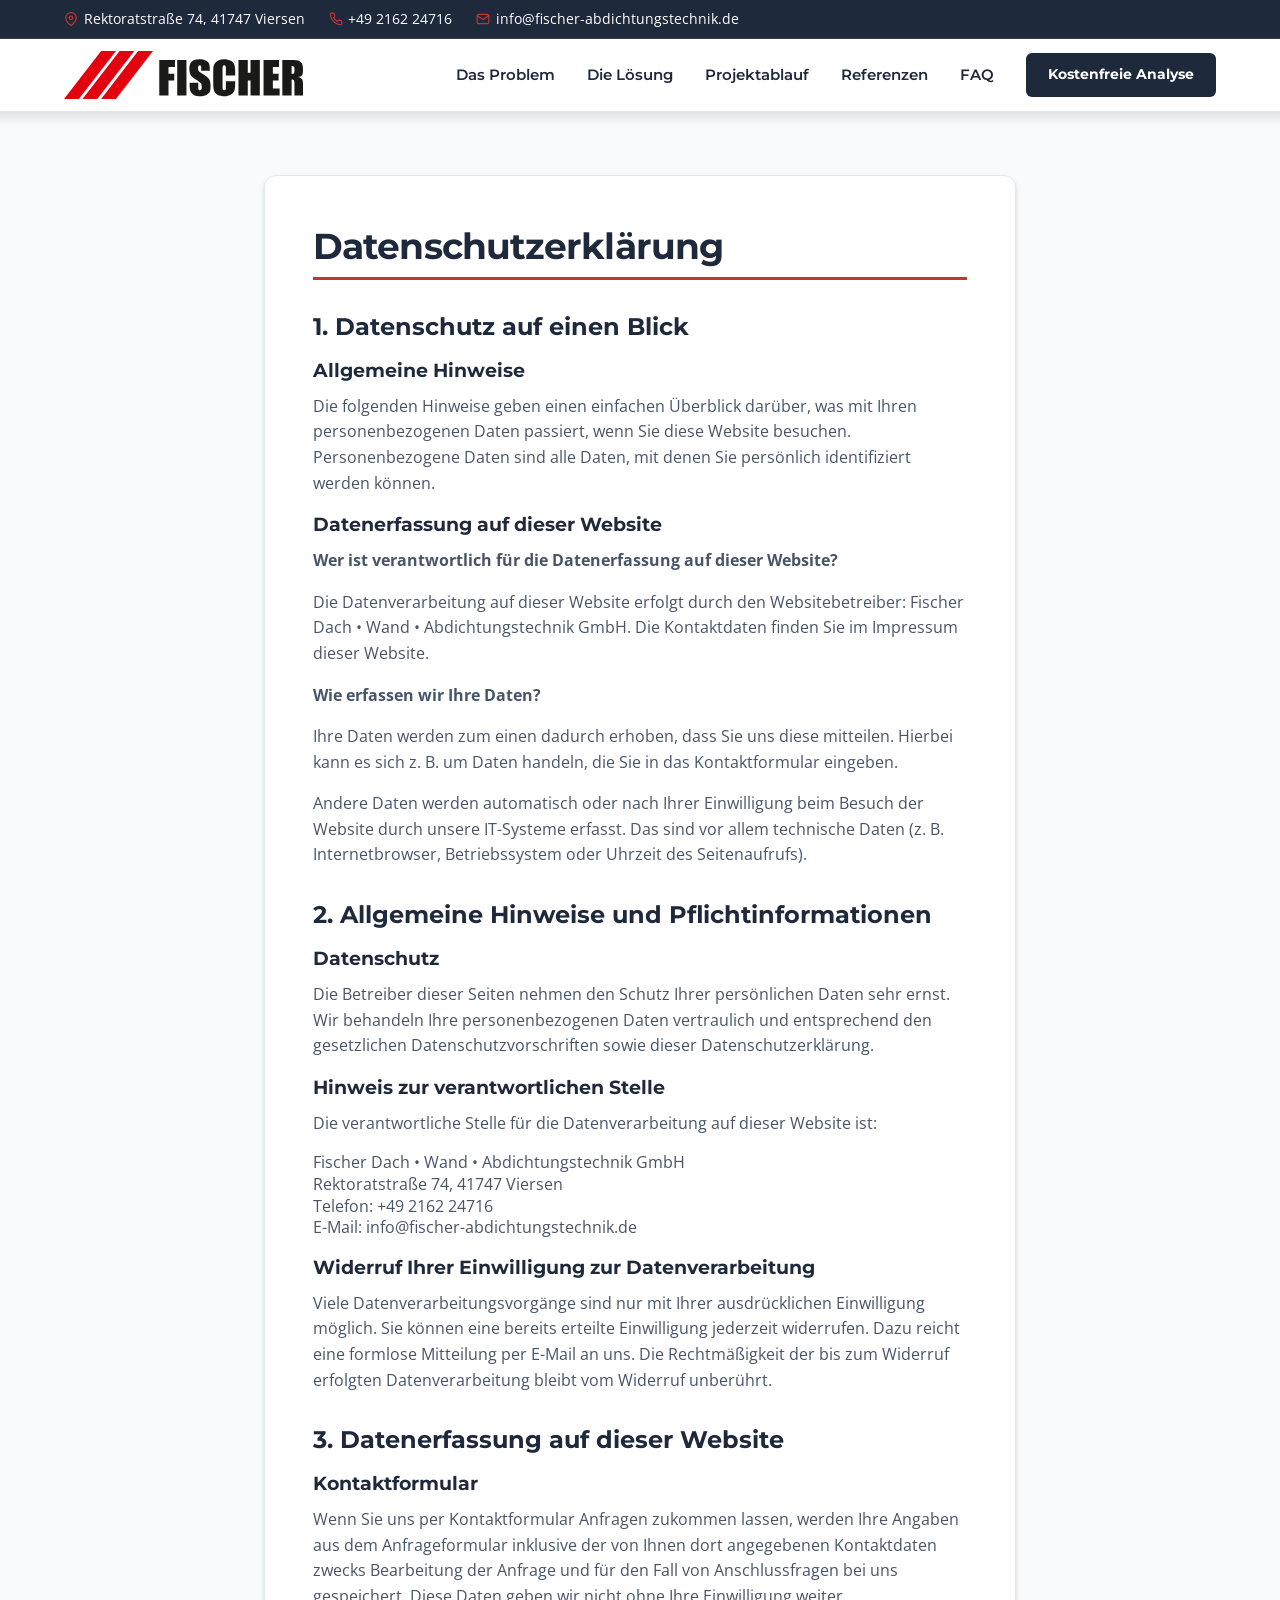
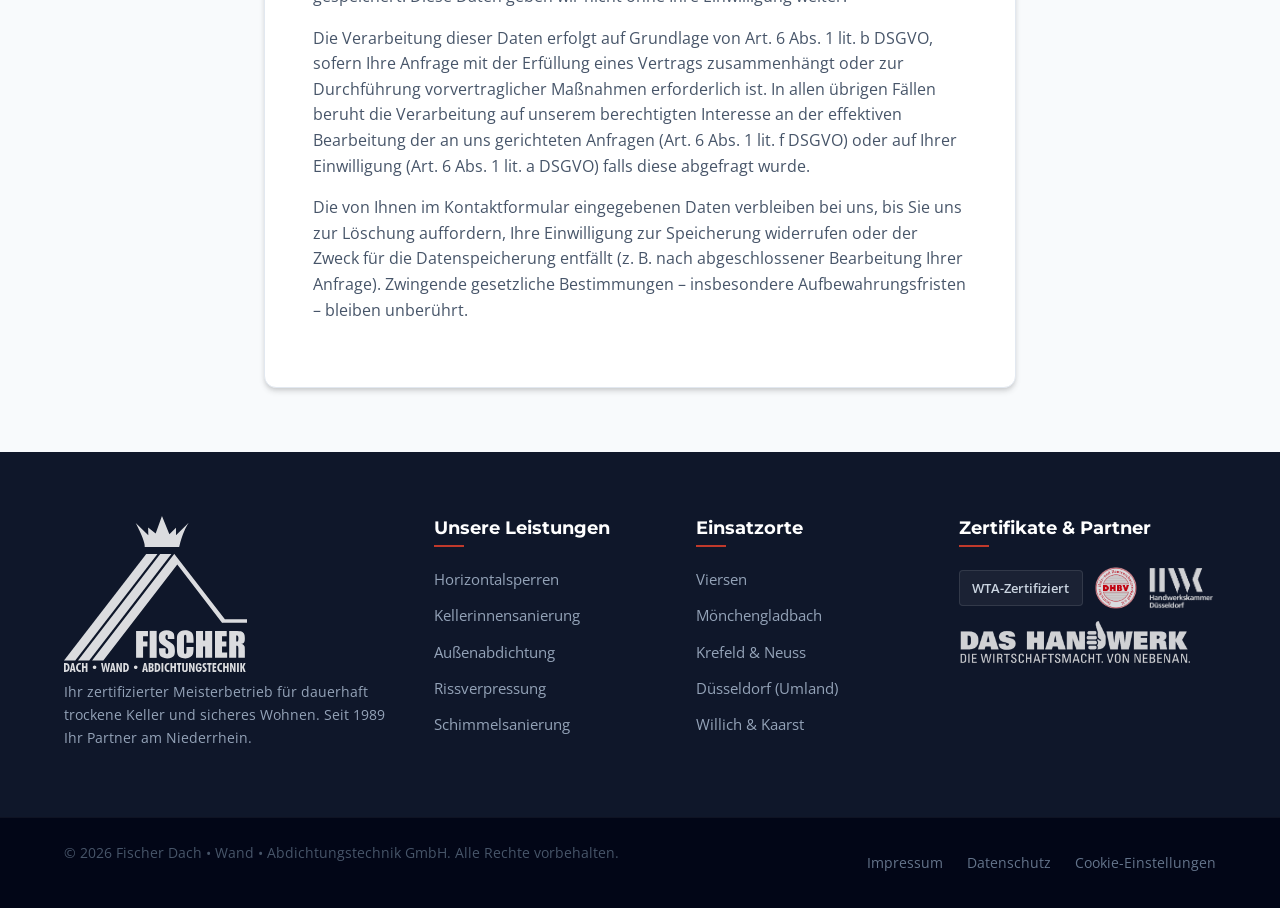
<file: datenschutz.html>
<!DOCTYPE html>
<html lang="de">
<head>
    <meta charset="UTF-8">
    <meta name="viewport" content="width=device-width, initial-scale=1.0">
    <title>Datenschutzerklärung | Fischer Abdichtungstechnik</title>
    <link rel="stylesheet" href="styles.css">
    <link rel="preconnect" href="https://fonts.googleapis.com">
    <link rel="preconnect" href="https://fonts.gstatic.com" crossorigin>
    <link href="https://fonts.googleapis.com/css2?family=Montserrat:wght@400;500;600;700;800&family=Open+Sans:wght@400;500;600&display=swap" rel="stylesheet">
    <style>
        .legal-page {
            padding: 4rem 0;
            background-color: var(--color-light);
        }
        .legal-content {
            background-color: var(--color-white);
            padding: 3rem;
            border-radius: 0.75rem;
            box-shadow: var(--shadow-md);
            border: 1px solid var(--color-border);
        }
        .legal-content h1 {
            margin-bottom: 2rem;
            border-bottom: 3px solid var(--color-accent);
            padding-bottom: 0.5rem;
            font-size: 2.25rem;
        }
        .legal-content h2 {
            font-size: 1.5rem;
            margin-top: 2rem;
            margin-bottom: 1rem;
        }
        .legal-content p {
            margin-bottom: 1rem;
        }
    </style>
</head>
<body>

    <!-- Upper Utility Bar -->
    <div class="utility-bar">
        <div class="container utility-content">
            <div class="utility-left">
                <span><svg xmlns="http://www.w3.org/2000/svg" viewBox="0 0 24 24" fill="none" stroke="currentColor" stroke-width="2" stroke-linecap="round" stroke-linejoin="round" style="width: 14px; height: 14px;"><path d="M21 10c0 7-9 13-9 13s-9-6-9-13a9 9 0 0 1 18 0z"></path><circle cx="12" cy="10" r="3"></circle></svg> <a href="https://maps.google.com/?q=Fischer+Dach+Wand+Abdichtungstechnik+GmbH+Rektoratstrasse+74+41747+Viersen" target="_blank" rel="noopener noreferrer">Rektoratstraße&nbsp;74, 41747&nbsp;Viersen</a></span>
                <span><svg xmlns="http://www.w3.org/2000/svg" viewBox="0 0 24 24" fill="none" stroke="currentColor" stroke-width="2" stroke-linecap="round" stroke-linejoin="round" style="width: 14px; height: 14px;"><path d="M22 16.92v3a2 2 0 0 1-2.18 2 19.79 19.79 0 0 1-8.63-3.07 19.5 19.79 0 0 1-6-6 19.79 19.79 0 0 1-3.07-8.67A2 2 0 0 1 4.11 2h3a2 2 0 0 1 2 1.72 12.84 12.84 0 0 0 .7 2.81 2 2 0 0 1-.45 2.11L8.09 9.91a16 16 0 0 0 6 6l1.27-1.27a2 2 0 0 1 2.11-.45 12.84 12.84 0 0 0 2.81.7A2 2 0 0 1 22 16.92z"></path></svg> <a href="tel:+49216224716">+49 2162 24716</a></span>
                <span><svg xmlns="http://www.w3.org/2000/svg" viewBox="0 0 24 24" fill="none" stroke="currentColor" stroke-width="2" stroke-linecap="round" stroke-linejoin="round" style="width: 14px; height: 14px;"><path d="M4 4h16c1.1 0 2 .9 2 2v12c0 1.1-.9 2-2 2H4c-1.1 0-2-.9-2-2V6c0-1.1.9-2 2-2z"></path><polyline points="22,6 12,13 2,6"></polyline></svg> <a href="mailto:info@fischer-abdichtungstechnik.de">info@fischer-abdichtungstechnik.de</a></span>
            </div>
        </div>
    </div>

    <!-- Header & Navigation -->
    <header class="main-header">
        <div class="container header-container">
            <a href="index.html" class="logo">
                <img src="images/logo_small.svg" alt="Fischer Dach • Wand • Abdichtungstechnik" class="header-logo-img">
            </a>
            
            <!-- Desktop-only Navigation (horizontal flex) -->
            <nav class="main-nav nav-desktop">
                <a href="index.html#problem">Das Problem</a>
                <a href="index.html#loesung">Die Lösung</a>
                <a href="index.html#ablauf">Projektablauf</a>
                <a href="index.html#referenzen">Referenzen</a>
                <a href="index.html#faq">FAQ</a>
                <a href="index.html#kontakt" class="btn btn-primary nav-cta">Kostenfreie Analyse</a>
            </nav>

            <button class="mobile-nav-toggle" aria-label="Menü öffnen" onclick="toggleMobileNav()">
                <span></span>
                <span></span>
                <span></span>
            </button>
        </div>
    </header>

    <!-- Mobile-only Slide-out Drawer Navigation (vertical stacked sibling) -->
    <nav class="main-nav nav-mobile">
        <a href="index.html#problem">Das Problem</a>
        <a href="index.html#loesung">Die Lösung</a>
        <a href="index.html#ablauf">Projektablauf</a>
        <a href="index.html#referenzen">Referenzen</a>
        <a href="index.html#faq">FAQ</a>
        <a href="index.html#kontakt" class="btn btn-primary nav-cta">Kostenfreie Analyse</a>
        
        <!-- Mobile-only Contact Section (shown inside styled container) -->
        <div class="nav-utility-mobile">
            <div class="nav-utility-title">KONTAKT</div>
            
            <div class="contact-row">
                <div class="nav-utility-icon-box">
                    <svg xmlns="http://www.w3.org/2000/svg" viewBox="0 0 24 24" fill="none" stroke="currentColor" stroke-width="2" stroke-linecap="round" stroke-linejoin="round" style="width: 16px; height: 16px;"><path d="M21 10c0 7-9 13-9 13s-9-6-9-13a9 9 0 0 1 18 0z"></path><circle cx="12" cy="10" r="3"></circle></svg>
                </div>
                <a href="https://maps.google.com/?q=Fischer+Dach+Wand+Abdichtungstechnik+GmbH+Rektoratstrasse+74+41747+Viersen" target="_blank" rel="noopener noreferrer">Rektoratstraße&nbsp;74, 41747&nbsp;Viersen</a>
            </div>
            
            <div class="contact-row">
                <div class="nav-utility-icon-box">
                    <svg xmlns="http://www.w3.org/2000/svg" viewBox="0 0 24 24" fill="none" stroke="currentColor" stroke-width="2" stroke-linecap="round" stroke-linejoin="round" style="width: 16px; height: 16px;"><path d="M22 16.92v3a2 2 0 0 1-2.18 2 19.79 19.79 0 0 1-8.63-3.07 19.5 19.79 0 0 1-6-6 19.79 19.79 0 0 1-3.07-8.67A2 2 0 0 1 4.11 2h3a2 2 0 0 1 2 1.72 12.84 12.84 0 0 0 .7 2.81 2 2 0 0 1-.45 2.11L8.09 9.91a16 16 0 0 0 6 6l1.27-1.27a2 2 0 0 1 2.11-.45 12.84 12.84 0 0 0 2.81.7A2 2 0 0 1 22 16.92z"></path></svg>
                </div>
                <a href="tel:+49216224716">+49 2162 24716</a>
            </div>
            
            <div class="contact-row">
                <div class="nav-utility-icon-box">
                    <svg xmlns="http://www.w3.org/2000/svg" viewBox="0 0 24 24" fill="none" stroke="currentColor" stroke-width="2" stroke-linecap="round" stroke-linejoin="round" style="width: 16px; height: 16px;"><path d="M4 4h16c1.1 0 2 .9 2 2v12c0 1.1-.9 2-2 2H4c-1.1 0-2-.9-2-2V6c0-1.1.9-2 2-2z"></path><polyline points="22,6 12,13 2,6"></polyline></svg>
                </div>
                <a href="mailto:info@fischer-abdichtungstechnik.de">info@fischer-abdichtungstechnik.de</a>
            </div>
        </div>
    </nav>

    <main class="legal-page">
        <div class="container max-width-800">
            <div class="legal-content">
                <h1>Datenschutzerklärung</h1>
                
                <h2>1. Datenschutz auf einen Blick</h2>
                <h3>Allgemeine Hinweise</h3>
                <p>Die folgenden Hinweise geben einen einfachen Überblick darüber, was mit Ihren personenbezogenen Daten passiert, wenn Sie diese Website besuchen. Personenbezogene Daten sind alle Daten, mit denen Sie persönlich identifiziert werden können.</p>

                <h3>Datenerfassung auf dieser Website</h3>
                <p><strong>Wer ist verantwortlich für die Datenerfassung auf dieser Website?</strong></p>
                <p>Die Datenverarbeitung auf dieser Website erfolgt durch den Websitebetreiber: Fischer Dach • Wand • Abdichtungstechnik GmbH. Die Kontaktdaten finden Sie im Impressum dieser Website.</p>
                <p><strong>Wie erfassen wir Ihre Daten?</strong></p>
                <p>Ihre Daten werden zum einen dadurch erhoben, dass Sie uns diese mitteilen. Hierbei kann es sich z. B. um Daten handeln, die Sie in das Kontaktformular eingeben.</p>
                <p>Andere Daten werden automatisch oder nach Ihrer Einwilligung beim Besuch der Website durch unsere IT-Systeme erfasst. Das sind vor allem technische Daten (z. B. Internetbrowser, Betriebssystem oder Uhrzeit des Seitenaufrufs).</p>

                <h2>2. Allgemeine Hinweise und Pflichtinformationen</h2>
                <h3>Datenschutz</h3>
                <p>Die Betreiber dieser Seiten nehmen den Schutz Ihrer persönlichen Daten sehr ernst. Wir behandeln Ihre personenbezogenen Daten vertraulich und entsprechend den gesetzlichen Datenschutzvorschriften sowie dieser Datenschutzerklärung.</p>

                <h3>Hinweis zur verantwortlichen Stelle</h3>
                <p>Die verantwortliche Stelle für die Datenverarbeitung auf dieser Website ist:</p>
                <p class="address-text">
                    Fischer Dach • Wand • Abdichtungstechnik GmbH<br>
                    Rektoratstraße&nbsp;74, 41747&nbsp;Viersen<br>
                    Telefon: +49 2162 24716<br>
                    E-Mail: info@fischer-abdichtungstechnik.de
                </p>

                <h3>Widerruf Ihrer Einwilligung zur Datenverarbeitung</h3>
                <p>Viele Datenverarbeitungsvorgänge sind nur mit Ihrer ausdrücklichen Einwilligung möglich. Sie können eine bereits erteilte Einwilligung jederzeit widerrufen. Dazu reicht eine formlose Mitteilung per E-Mail an uns. Die Rechtmäßigkeit der bis zum Widerruf erfolgten Datenverarbeitung bleibt vom Widerruf unberührt.</p>

                <h2>3. Datenerfassung auf dieser Website</h2>
                <h3>Kontaktformular</h3>
                <p>Wenn Sie uns per Kontaktformular Anfragen zukommen lassen, werden Ihre Angaben aus dem Anfrageformular inklusive der von Ihnen dort angegebenen Kontaktdaten zwecks Bearbeitung der Anfrage und für den Fall von Anschlussfragen bei uns gespeichert. Diese Daten geben wir nicht ohne Ihre Einwilligung weiter.</p>
                <p>Die Verarbeitung dieser Daten erfolgt auf Grundlage von Art. 6 Abs. 1 lit. b DSGVO, sofern Ihre Anfrage mit der Erfüllung eines Vertrags zusammenhängt oder zur Durchführung vorvertraglicher Maßnahmen erforderlich ist. In allen übrigen Fällen beruht die Verarbeitung auf unserem berechtigten Interesse an der effektiven Bearbeitung der an uns gerichteten Anfragen (Art. 6 Abs. 1 lit. f DSGVO) oder auf Ihrer Einwilligung (Art. 6 Abs. 1 lit. a DSGVO) falls diese abgefragt wurde.</p>
                <p>Die von Ihnen im Kontaktformular eingegebenen Daten verbleiben bei uns, bis Sie uns zur Löschung auffordern, Ihre Einwilligung zur Speicherung widerrufen oder der Zweck für die Datenspeicherung entfällt (z. B. nach abgeschlossener Bearbeitung Ihrer Anfrage). Zwingende gesetzliche Bestimmungen – insbesondere Aufbewahrungsfristen – bleiben unberührt.</p>
            </div>
        </div>
    </main>

    <!-- Footer -->
    <footer class="main-footer">
        <div class="container footer-grid">
            <div class="footer-col branding-col">
                <a href="index.html" class="logo">
                    <img src="images/logo_large.svg" alt="Fischer Dach • Wand • Abdichtungstechnik" class="footer-logo-img">
                </a>
                <p class="footer-desc mt-2">Ihr zertifizierter Meisterbetrieb für dauerhaft trockene Keller und sicheres Wohnen. Seit 1989 Ihr Partner am Niederrhein.</p>
            </div>
            <div class="footer-col">
                <h3>Unsere Leistungen</h3>
                <ul class="footer-links">
                    <li><a href="index.html#loesung">Horizontalsperren</a></li>
                    <li><a href="index.html#problem">Kellerinnensanierung</a></li>
                    <li><a href="index.html#">Außenabdichtung</a></li>
                    <li><a href="index.html#">Rissverpressung</a></li>
                    <li><a href="index.html#">Schimmelsanierung</a></li>
                </ul>
            </div>
            <div class="footer-col">
                <h3>Einsatzorte</h3>
                <ul class="footer-links">
                    <li><a href="#">Viersen</a></li>
                    <li><a href="#">Mönchengladbach</a></li>
                    <li><a href="#">Krefeld & Neuss</a></li>
                    <li><a href="#">Düsseldorf (Umland)</a></li>
                    <li><a href="#">Willich & Kaarst</a></li>
                </ul>
            </div>
            <div class="footer-col">
                <h3>Zertifikate & Partner</h3>
                <div class="certificates">
                    <span class="cert-badge">WTA-Zertifiziert</span>
                    <img src="images/dhbv-rot.png" alt="DHBV Mitglied" class="partner-logo">
                    <img src="images/hwk.png" alt="HWK Meisterbetrieb" class="partner-logo">
                    <img src="images/das-handwerk.png" alt="Das Handwerk" class="partner-logo">
                </div>
            </div>
        </div>
        <div class="footer-bottom">
            <div class="container footer-bottom-content">
                <p>&copy; 2026 Fischer Dach • Wand • Abdichtungstechnik GmbH. Alle Rechte vorbehalten.</p>
                <div class="footer-meta-links">
                    <a href="impressum.html" id="link-impressum">Impressum</a>
                    <a href="datenschutz.html" id="link-datenschutz">Datenschutz</a>
                    <a href="#">Cookie-Einstellungen</a>
                </div>
            </div>
        </div>
    </footer>

    <!-- Interactive JS scripts -->
    <script>
        // Toggle Mobile Navigation Menu
        function toggleMobileNav() {
            const nav = document.querySelector('.nav-mobile');
            const toggle = document.querySelector('.mobile-nav-toggle');
            nav.classList.toggle('nav-active');
            toggle.classList.toggle('toggle-active');
        }

        document.addEventListener("DOMContentLoaded", function () {
            // Close mobile navigation menu when any link inside it is clicked
            const navLinks = document.querySelectorAll(".nav-mobile a");
            const nav = document.querySelector(".nav-mobile");
            const toggle = document.querySelector(".mobile-nav-toggle");
            
            if (nav && toggle && navLinks.length > 0) {
                navLinks.forEach(function (link) {
                    link.addEventListener("click", function () {
                        if (nav.classList.contains("nav-active")) {
                            nav.classList.remove("nav-active");
                            toggle.classList.remove("toggle-active");
                        }
                    });
                });
            }
        });
    </script>

</body>
</html>
</file>
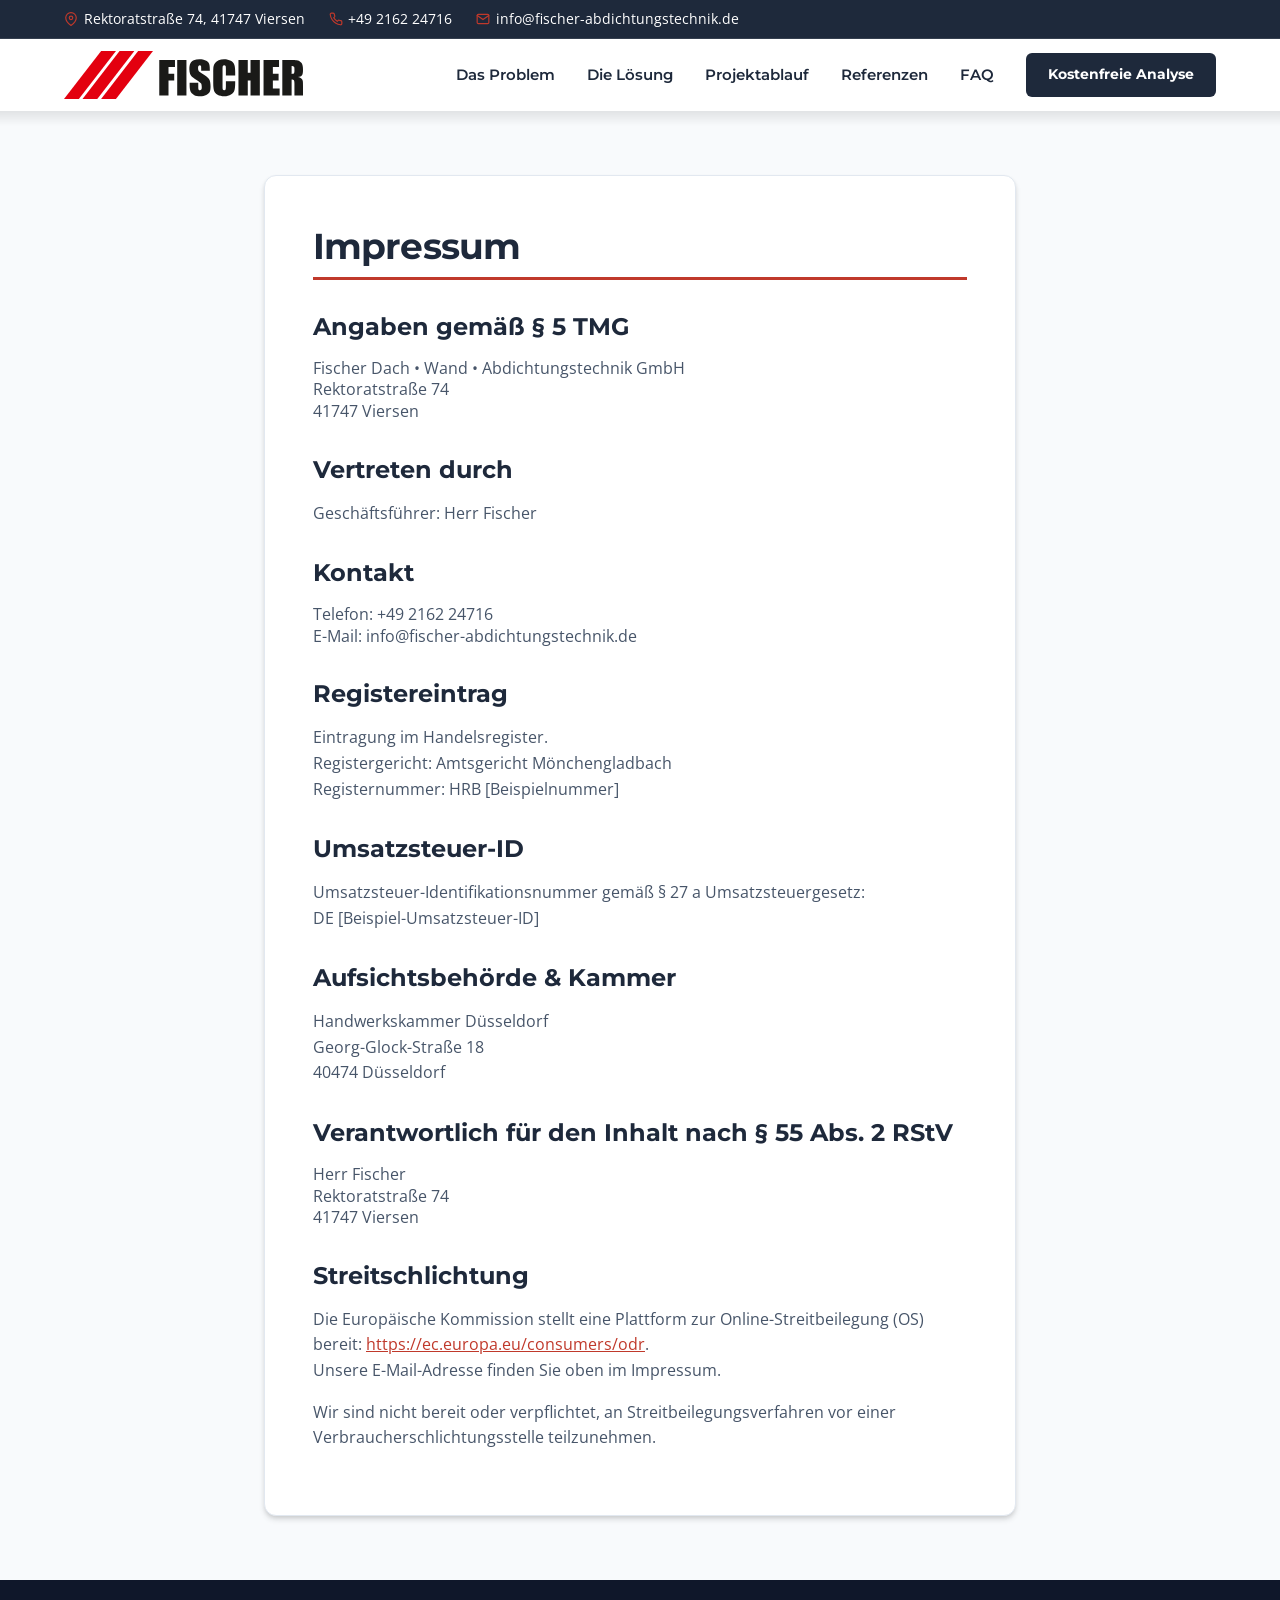
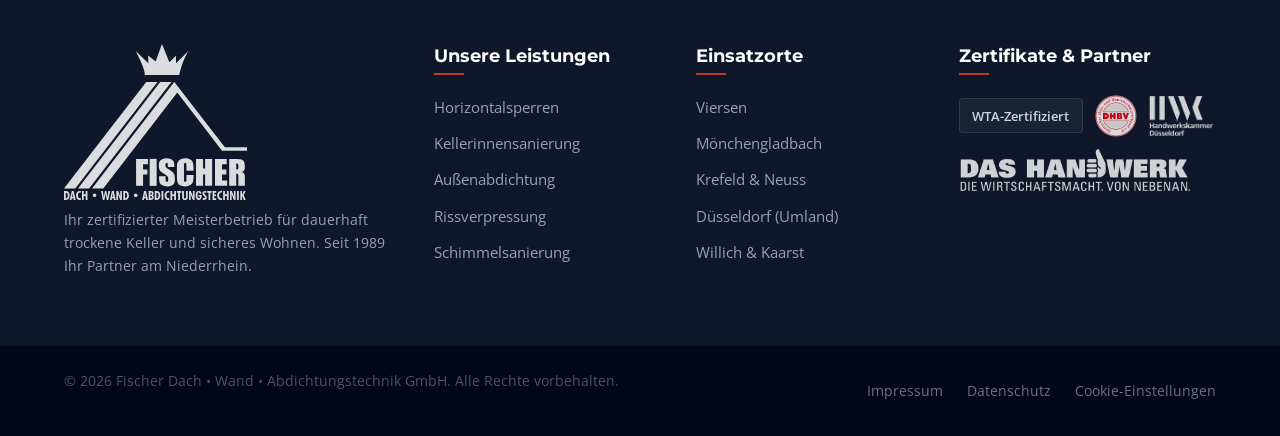
<file: impressum.html>
<!DOCTYPE html>
<html lang="de">
<head>
    <meta charset="UTF-8">
    <meta name="viewport" content="width=device-width, initial-scale=1.0">
    <title>Impressum | Fischer Abdichtungstechnik</title>
    <link rel="stylesheet" href="styles.css">
    <link rel="preconnect" href="https://fonts.googleapis.com">
    <link rel="preconnect" href="https://fonts.gstatic.com" crossorigin>
    <link href="https://fonts.googleapis.com/css2?family=Montserrat:wght@400;500;600;700;800&family=Open+Sans:wght@400;500;600&display=swap" rel="stylesheet">
    <style>
        .legal-page {
            padding: 4rem 0;
            background-color: var(--color-light);
        }
        .legal-content {
            background-color: var(--color-white);
            padding: 3rem;
            border-radius: 0.75rem;
            box-shadow: var(--shadow-md);
            border: 1px solid var(--color-border);
        }
        .legal-content h1 {
            margin-bottom: 2rem;
            border-bottom: 3px solid var(--color-accent);
            padding-bottom: 0.5rem;
            font-size: 2.25rem;
        }
        .legal-content h2 {
            font-size: 1.5rem;
            margin-top: 2rem;
            margin-bottom: 1rem;
        }
        .legal-content p {
            margin-bottom: 1rem;
        }
    </style>
</head>
<body>

    <!-- Upper Utility Bar -->
    <div class="utility-bar">
        <div class="container utility-content">
            <div class="utility-left">
                <span><svg xmlns="http://www.w3.org/2000/svg" viewBox="0 0 24 24" fill="none" stroke="currentColor" stroke-width="2" stroke-linecap="round" stroke-linejoin="round" style="width: 14px; height: 14px;"><path d="M21 10c0 7-9 13-9 13s-9-6-9-13a9 9 0 0 1 18 0z"></path><circle cx="12" cy="10" r="3"></circle></svg> <a href="https://maps.google.com/?q=Fischer+Dach+Wand+Abdichtungstechnik+GmbH+Rektoratstrasse+74+41747+Viersen" target="_blank" rel="noopener noreferrer">Rektoratstraße&nbsp;74, 41747&nbsp;Viersen</a></span>
                <span><svg xmlns="http://www.w3.org/2000/svg" viewBox="0 0 24 24" fill="none" stroke="currentColor" stroke-width="2" stroke-linecap="round" stroke-linejoin="round" style="width: 14px; height: 14px;"><path d="M22 16.92v3a2 2 0 0 1-2.18 2 19.79 19.79 0 0 1-8.63-3.07 19.5 19.79 0 0 1-6-6 19.79 19.79 0 0 1-3.07-8.67A2 2 0 0 1 4.11 2h3a2 2 0 0 1 2 1.72 12.84 12.84 0 0 0 .7 2.81 2 2 0 0 1-.45 2.11L8.09 9.91a16 16 0 0 0 6 6l1.27-1.27a2 2 0 0 1 2.11-.45 12.84 12.84 0 0 0 2.81.7A2 2 0 0 1 22 16.92z"></path></svg> <a href="tel:+49216224716">+49 2162 24716</a></span>
                <span><svg xmlns="http://www.w3.org/2000/svg" viewBox="0 0 24 24" fill="none" stroke="currentColor" stroke-width="2" stroke-linecap="round" stroke-linejoin="round" style="width: 14px; height: 14px;"><path d="M4 4h16c1.1 0 2 .9 2 2v12c0 1.1-.9 2-2 2H4c-1.1 0-2-.9-2-2V6c0-1.1.9-2 2-2z"></path><polyline points="22,6 12,13 2,6"></polyline></svg> <a href="mailto:info@fischer-abdichtungstechnik.de">info@fischer-abdichtungstechnik.de</a></span>
            </div>
        </div>
    </div>

    <!-- Header & Navigation -->
    <header class="main-header">
        <div class="container header-container">
            <a href="index.html" class="logo">
                <img src="images/logo_small.svg" alt="Fischer Dach • Wand • Abdichtungstechnik" class="header-logo-img">
            </a>
            
            <!-- Desktop-only Navigation (horizontal flex) -->
            <nav class="main-nav nav-desktop">
                <a href="index.html#problem">Das Problem</a>
                <a href="index.html#loesung">Die Lösung</a>
                <a href="index.html#ablauf">Projektablauf</a>
                <a href="index.html#referenzen">Referenzen</a>
                <a href="index.html#faq">FAQ</a>
                <a href="index.html#kontakt" class="btn btn-primary nav-cta">Kostenfreie Analyse</a>
            </nav>

            <button class="mobile-nav-toggle" aria-label="Menü öffnen" onclick="toggleMobileNav()">
                <span></span>
                <span></span>
                <span></span>
            </button>
        </div>
    </header>

    <!-- Mobile-only Slide-out Drawer Navigation (vertical stacked sibling) -->
    <nav class="main-nav nav-mobile">
        <a href="index.html#problem">Das Problem</a>
        <a href="index.html#loesung">Die Lösung</a>
        <a href="index.html#ablauf">Projektablauf</a>
        <a href="index.html#referenzen">Referenzen</a>
        <a href="index.html#faq">FAQ</a>
        <a href="index.html#kontakt" class="btn btn-primary nav-cta">Kostenfreie Analyse</a>
        
        <!-- Mobile-only Contact Section (shown inside styled container) -->
        <div class="nav-utility-mobile">
            <div class="nav-utility-title">KONTAKT</div>
            
            <div class="contact-row">
                <div class="nav-utility-icon-box">
                    <svg xmlns="http://www.w3.org/2000/svg" viewBox="0 0 24 24" fill="none" stroke="currentColor" stroke-width="2" stroke-linecap="round" stroke-linejoin="round" style="width: 16px; height: 16px;"><path d="M21 10c0 7-9 13-9 13s-9-6-9-13a9 9 0 0 1 18 0z"></path><circle cx="12" cy="10" r="3"></circle></svg>
                </div>
                <a href="https://maps.google.com/?q=Fischer+Dach+Wand+Abdichtungstechnik+GmbH+Rektoratstrasse+74+41747+Viersen" target="_blank" rel="noopener noreferrer">Rektoratstraße&nbsp;74, 41747&nbsp;Viersen</a>
            </div>
            
            <div class="contact-row">
                <div class="nav-utility-icon-box">
                    <svg xmlns="http://www.w3.org/2000/svg" viewBox="0 0 24 24" fill="none" stroke="currentColor" stroke-width="2" stroke-linecap="round" stroke-linejoin="round" style="width: 16px; height: 16px;"><path d="M22 16.92v3a2 2 0 0 1-2.18 2 19.79 19.79 0 0 1-8.63-3.07 19.5 19.79 0 0 1-6-6 19.79 19.79 0 0 1-3.07-8.67A2 2 0 0 1 4.11 2h3a2 2 0 0 1 2 1.72 12.84 12.84 0 0 0 .7 2.81 2 2 0 0 1-.45 2.11L8.09 9.91a16 16 0 0 0 6 6l1.27-1.27a2 2 0 0 1 2.11-.45 12.84 12.84 0 0 0 2.81.7A2 2 0 0 1 22 16.92z"></path></svg>
                </div>
                <a href="tel:+49216224716">+49 2162 24716</a>
            </div>
            
            <div class="contact-row">
                <div class="nav-utility-icon-box">
                    <svg xmlns="http://www.w3.org/2000/svg" viewBox="0 0 24 24" fill="none" stroke="currentColor" stroke-width="2" stroke-linecap="round" stroke-linejoin="round" style="width: 16px; height: 16px;"><path d="M4 4h16c1.1 0 2 .9 2 2v12c0 1.1-.9 2-2 2H4c-1.1 0-2-.9-2-2V6c0-1.1.9-2 2-2z"></path><polyline points="22,6 12,13 2,6"></polyline></svg>
                </div>
                <a href="mailto:info@fischer-abdichtungstechnik.de">info@fischer-abdichtungstechnik.de</a>
            </div>
        </div>
    </nav>

    <main class="legal-page">
        <div class="container max-width-800">
            <div class="legal-content">
                <h1>Impressum</h1>
                
                <h2>Angaben gemäß § 5 TMG</h2>
                <p class="address-text">
                    Fischer Dach • Wand • Abdichtungstechnik GmbH<br>
                    Rektoratstraße&nbsp;74<br>
                    41747&nbsp;Viersen
                </p>

                <h2>Vertreten durch</h2>
                <p>Geschäftsführer: Herr Fischer</p>

                <h2>Kontakt</h2>
                <p class="address-text">
                    Telefon: +49 2162 24716<br>
                    E-Mail: info@fischer-abdichtungstechnik.de
                </p>

                <h2>Registereintrag</h2>
                <p>
                    Eintragung im Handelsregister.<br>
                    Registergericht: Amtsgericht Mönchengladbach<br>
                    Registernummer: HRB [Beispielnummer]
                </p>

                <h2>Umsatzsteuer-ID</h2>
                <p>
                    Umsatzsteuer-Identifikationsnummer gemäß § 27 a Umsatzsteuergesetz:<br>
                    DE [Beispiel-Umsatzsteuer-ID]
                </p>

                <h2>Aufsichtsbehörde & Kammer</h2>
                <p>
                    Handwerkskammer Düsseldorf<br>
                    Georg-Glock-Straße 18<br>
                    40474 Düsseldorf
                </p>

                <h2>Verantwortlich für den Inhalt nach § 55 Abs. 2 RStV</h2>
                <p class="address-text">
                    Herr Fischer<br>
                    Rektoratstraße&nbsp;74<br>
                    41747&nbsp;Viersen
                </p>

                <h2>Streitschlichtung</h2>
                <p>Die Europäische Kommission stellt eine Plattform zur Online-Streitbeilegung (OS) bereit: <a href="https://ec.europa.eu/consumers/odr" target="_blank" style="color:var(--color-accent); text-decoration: underline;">https://ec.europa.eu/consumers/odr</a>.<br>Unsere E-Mail-Adresse finden Sie oben im Impressum.</p>
                <p>Wir sind nicht bereit oder verpflichtet, an Streitbeilegungsverfahren vor einer Verbraucherschlichtungsstelle teilzunehmen.</p>
            </div>
        </div>
    </main>

    <!-- Footer -->
    <footer class="main-footer">
        <div class="container footer-grid">
            <div class="footer-col branding-col">
                <a href="index.html" class="logo">
                    <img src="images/logo_large.svg" alt="Fischer Dach • Wand • Abdichtungstechnik" class="footer-logo-img">
                </a>
                <p class="footer-desc mt-2">Ihr zertifizierter Meisterbetrieb für dauerhaft trockene Keller und sicheres Wohnen. Seit 1989 Ihr Partner am Niederrhein.</p>
            </div>
            <div class="footer-col">
                <h3>Unsere Leistungen</h3>
                <ul class="footer-links">
                    <li><a href="index.html#loesung">Horizontalsperren</a></li>
                    <li><a href="index.html#problem">Kellerinnensanierung</a></li>
                    <li><a href="index.html#">Außenabdichtung</a></li>
                    <li><a href="index.html#">Rissverpressung</a></li>
                    <li><a href="index.html#">Schimmelsanierung</a></li>
                </ul>
            </div>
            <div class="footer-col">
                <h3>Einsatzorte</h3>
                <ul class="footer-links">
                    <li><a href="#">Viersen</a></li>
                    <li><a href="#">Mönchengladbach</a></li>
                    <li><a href="#">Krefeld & Neuss</a></li>
                    <li><a href="#">Düsseldorf (Umland)</a></li>
                    <li><a href="#">Willich & Kaarst</a></li>
                </ul>
            </div>
            <div class="footer-col">
                <h3>Zertifikate & Partner</h3>
                <div class="certificates">
                    <span class="cert-badge">WTA-Zertifiziert</span>
                    <img src="images/dhbv-rot.png" alt="DHBV Mitglied" class="partner-logo">
                    <img src="images/hwk.png" alt="HWK Meisterbetrieb" class="partner-logo">
                    <img src="images/das-handwerk.png" alt="Das Handwerk" class="partner-logo">
                </div>
            </div>
        </div>
        <div class="footer-bottom">
            <div class="container footer-bottom-content">
                <p>&copy; 2026 Fischer Dach • Wand • Abdichtungstechnik GmbH. Alle Rechte vorbehalten.</p>
                <div class="footer-meta-links">
                    <a href="impressum.html" id="link-impressum">Impressum</a>
                    <a href="datenschutz.html" id="link-datenschutz">Datenschutz</a>
                    <a href="#">Cookie-Einstellungen</a>
                </div>
            </div>
        </div>
    </footer>

    <!-- Interactive JS scripts -->
    <script>
        // Toggle Mobile Navigation Menu
        function toggleMobileNav() {
            const nav = document.querySelector('.nav-mobile');
            const toggle = document.querySelector('.mobile-nav-toggle');
            nav.classList.toggle('nav-active');
            toggle.classList.toggle('toggle-active');
        }

        document.addEventListener("DOMContentLoaded", function () {
            // Close mobile navigation menu when any link inside it is clicked
            const navLinks = document.querySelectorAll(".nav-mobile a");
            const nav = document.querySelector(".nav-mobile");
            const toggle = document.querySelector(".mobile-nav-toggle");
            
            if (nav && toggle && navLinks.length > 0) {
                navLinks.forEach(function (link) {
                    link.addEventListener("click", function () {
                        if (nav.classList.contains("nav-active")) {
                            nav.classList.remove("nav-active");
                            toggle.classList.remove("toggle-active");
                        }
                    });
                });
            }
        });
    </script>

</body>
</html>
</file>
<file: styles.css>
/* ==========================================================================
   CSS Stylesheet for Fischer Horizontalsperre Landingpage
   Theme: Professional Craftsman & Water Isolation (Anthracite / Red / White)
   ========================================================================== */

/* --- Custom Properties (CSS Variables) --- */
:root {
    --color-primary: #1e293b;       /* Deep Slate/Anthracite */
    --color-secondary: #475569;     /* Gray slate for text */
    --color-accent: #c0392b;        /* Signal/Brick Red from Fischer */
    --color-accent-hover: #962d22;  /* Darker Red */
    --color-accent-blue: #0ea5e9;   /* High-Fidelity Light Blue accent */
    --color-accent-blue-hover: #0284c7;
    --color-light: #f8fafc;         /* Crisp Light Background */
    --color-white: #ffffff;
    --color-dark-bg: #0f172a;       /* Dark theme for footer */
    --color-border: #e2e8f0;        /* Subtle Border Gray */
    --font-sans: 'Open Sans', system-ui, -apple-system, sans-serif;
    --font-title: 'Montserrat', system-ui, -apple-system, sans-serif;
    --shadow-sm: 0 1px 3px rgba(0,0,0,0.14);
    --shadow-md: 0 4px 6px -1px rgba(0,0,0,0.14), 0 2px 4px -1px rgba(0,0,0,0.09);
    --shadow-lg: 0 10px 15px -3px rgba(0,0,0,0.15), 0 4px 6px -2px rgba(0,0,0,0.09);
    --transition: all 0.3s cubic-bezier(0.4, 0, 0.2, 1);
    --container-width: 1200px;
}

/* --- Base Resets & Layout --- */
*, *::before, *::after {
    box-sizing: border-box;
    margin: 0;
    padding: 0;
}

html {
    scroll-behavior: smooth;
    font-size: 16px;
    -webkit-text-size-adjust: 100%;
}

body {
    font-family: var(--font-sans);
    color: var(--color-primary);
    background-color: var(--color-white);
    line-height: 1.6;
    overflow-x: hidden;
}

img, svg {
    max-width: 100%;
    height: auto;
    display: block;
}

a {
    color: inherit;
    text-decoration: none;
    transition: var(--transition);
}

ul {
    list-style: none;
}

/* --- Core Components & Helpers --- */
.container {
    width: 100%;
    max-width: var(--container-width);
    margin: 0 auto;
    padding: 0 1.5rem;
}

.text-center {
    text-align: center;
}

.max-width-800 {
    max-width: 800px;
    margin-left: auto;
    margin-right: auto;
}

.mt-2 { margin-top: 0.5rem; }
.mt-4 { margin-top: 2.5rem; }

.section-padding {
    padding: 5rem 0;
}

.bg-light {
    background-color: var(--color-light);
}

/* Typography Scale */
h1, h2, h3, h4 {
    font-family: var(--font-title);
    font-weight: 700;
    line-height: 1.25;
    color: var(--color-primary);
}

h1 {
    font-size: 2.15rem;
    letter-spacing: -0.025em;
    margin-bottom: 1.5rem;
}

@media (min-width: 768px) {
    h1 { font-size: 2.85rem; }
}

h2 {
    font-size: 1.75rem;
    margin-bottom: 1.25rem;
}

@media (min-width: 768px) {
    h2 { font-size: 2.15rem; }
}

h3 {
    font-size: 1.2rem;
    margin-bottom: 0.75rem;
}

p {
    margin-bottom: 1.25rem;
    color: var(--color-secondary);
}

.section-tag {
    display: inline-block;
    color: var(--color-accent-blue);
    font-family: var(--font-title);
    font-weight: 700;
    text-transform: uppercase;
    font-size: 0.85rem;
    letter-spacing: 0.1em;
    margin-bottom: 0.75rem;
}

.section-lead {
    font-size: 1.15rem;
    color: var(--color-secondary);
}

/* --- Buttons --- */
.btn {
    display: inline-flex;
    align-items: center;
    justify-content: center;
    font-family: var(--font-title);
    font-weight: 700;
    text-align: center;
    border-radius: 0.375rem;
    padding: 0.75rem 1.5rem;
    cursor: pointer;
    border: 2px solid transparent;
    transition: var(--transition);
}

.btn-primary {
    background-color: var(--color-primary);
    color: var(--color-white);
}

.btn-primary:hover {
    background-color: #334155;
    transform: translateY(-2px);
}

.btn-accent {
    background-color: var(--color-accent);
    color: var(--color-white);
    box-shadow: 0 4px 10px rgba(192, 57, 43, 0.3);
}

.btn-accent:hover {
    background-color: var(--color-accent-hover);
    transform: translateY(-2px);
    box-shadow: 0 6px 15px rgba(192, 57, 43, 0.45);
}

.btn-secondary {
    background-color: var(--color-white);
    color: var(--color-primary);
    border-color: var(--color-border);
}

.btn-secondary:hover {
    background-color: var(--color-light);
    border-color: var(--color-primary);
    transform: translateY(-2px);
}

.btn-large {
    padding: 1rem 2rem;
    font-size: 1.05rem;
}

.btn-full {
    width: 100%;
}

/* --- Upper Utility Bar --- */
.utility-bar {
    background-color: var(--color-primary);
    color: var(--color-white);
    font-size: 0.85rem;
    padding: 0.5rem 0;
    border-bottom: 1px solid rgba(255,255,255,0.1);
}

.utility-content {
    display: flex;
    justify-content: space-between;
    align-items: center;
    flex-wrap: wrap;
    gap: 0.5rem;
}

.utility-left {
    display: flex;
    flex-wrap: wrap;
    gap: 1.5rem;
    align-items: center;
}

.utility-left span {
    display: flex;
    align-items: center;
    gap: 0.35rem; /* Space between icon and text link */
}

.utility-left svg {
    color: var(--color-accent); /* Make top-bar utility icons accent red for an elegant brand color pop */
    flex-shrink: 0;
}

.utility-left a:hover {
    color: var(--color-accent);
}

.badge {
    background-color: var(--color-accent);
    padding: 0.2rem 0.6rem;
    border-radius: 0.25rem;
    font-weight: bold;
}

/* --- Header & Navigation --- */
.main-header {
    background-color: var(--color-white);
    position: sticky;
    top: 0;
    z-index: 1000;
    padding: 0.75rem 0;
    /* Establish a true 3D rendering context to force Safari/iOS to honor Z-axis separation of children */
    transform-style: preserve-3d;
    transform: translate3d(0, 0, 10px);
    will-change: transform;
}

/* Custom drop-shadow pseudo-element to cast shadow on top of negative z-index sliding menu */
.main-header::after {
    content: '';
    position: absolute;
    bottom: -15px; /* Sits directly below the header banner */
    left: 0;
    width: 100%;
    height: 15px;
    background: linear-gradient(to bottom, rgba(0,0,0,0.09) 0%, rgba(0,0,0,0) 100%);
    pointer-events: none;
    z-index: 10; /* Sits in front of the z-index: -1 main-nav drawer */
}

.header-container {
    display: flex;
    justify-content: space-between;
    align-items: center;
}

.logo {
    display: flex;
    align-items: center;
    gap: 0.75rem;
    position: relative;
    z-index: 1; /* Keep logo on top of negative z-index sliding menu */
}

.header-logo-img {
    height: 48px;
    width: auto;
    display: block;
    transition: var(--transition);
    pointer-events: none; /* Let all mouse/hover events pass straight through to the stable parent <a> container to prevent cursor flickering */
}

.logo:hover .header-logo-img {
    transform: scale(1.02);
}

.footer-logo-img {
    height: 156px;
    width: auto;
    display: block;
    filter: brightness(0) invert(1); /* Inverts dark grey to solid clean white for high contrast */
    transition: var(--transition);
    opacity: 0.85;
}

.footer-logo-img:hover {
    opacity: 1;
}

.logo-text {
    display: flex;
    flex-direction: column;
}

.logo-title {
    font-family: var(--font-title);
    font-weight: 800;
    font-size: 1.5rem;
    line-height: 1.1;
    letter-spacing: -0.02em;
    color: var(--color-primary);
}

.logo-subtitle {
    font-size: 0.7rem;
    font-weight: 600;
    text-transform: uppercase;
    letter-spacing: 0.05em;
    color: var(--color-secondary);
}

.main-nav {
    display: flex;
    align-items: center;
    gap: 2rem;
}

.nav-mobile {
    display: none;
}

.main-nav a:not(.btn) {
    font-family: var(--font-title);
    font-weight: 600;
    font-size: 0.95rem;
    color: var(--color-primary);
}

.main-nav a:not(.btn):hover {
    color: var(--color-accent);
}

.nav-utility-mobile {
    display: none;
}

.nav-cta {
    padding: 0.5rem 1.25rem;
    font-size: 0.9rem;
}

.nav-cta:hover {
    transform: none !important; /* Disable vertical translate on header CTA to prevent boundary flicker */
}

.mobile-nav-toggle {
    display: none;
    flex-direction: column;
    justify-content: space-between;
    width: 44px; /* Apple-compliant 44px touch target width */
    height: 44px; /* Apple-compliant 44px touch target height */
    padding: 13px 10px; /* Centers the 18px high, 24px wide span burger icon inside the 44px box */
    box-sizing: border-box; /* Keeps padding inside the 44px boundary */
    background: transparent;
    border: none;
    cursor: pointer;
    position: relative; /* Crucial: activates the z-index and forces the entire transparent box area to intercept clicks! */
    z-index: 1001;
}

.mobile-nav-toggle span {
    width: 100%;
    height: 3px;
    background-color: var(--color-primary);
    border-radius: 2px;
    transition: var(--transition);
}

/* --- Hero Section --- */
.hero-section {
    background-color: #f8fafc;
    padding: 4rem 0;
    border-bottom: 1px solid var(--color-border);
}

.hero-container {
    display: grid;
    grid-template-columns: 1fr;
    gap: 3rem;
    align-items: center;
}

@media (min-width: 992px) {
    .hero-container {
        grid-template-columns: 1.2fr 1fr;
    }
}

.hero-tagline {
    display: inline-block;
    background-color: rgba(14, 165, 233, 0.1);
    color: var(--color-accent-blue);
    padding: 0.35rem 0.85rem;
    border-radius: 2rem;
    font-family: var(--font-title);
    font-weight: 700;
    font-size: 0.85rem;
    letter-spacing: 0.05em;
    margin-bottom: 1rem;
}

.hero-lead {
    font-size: 1.2rem;
    margin-bottom: 2rem;
}

.hero-benefits {
    display: flex;
    flex-direction: column;
    gap: 0.75rem;
    margin-bottom: 2.5rem;
}

.benefit-bullet {
    display: flex;
    align-items: flex-start;
    gap: 0.75rem;
}

.bullet-icon {
    display: inline-flex;
    align-items: center;
    justify-content: center;
    background-color: var(--color-accent-blue);
    color: var(--color-white);
    width: 20px;
    height: 20px;
    border-radius: 50%;
    font-size: 0.7rem;
    font-weight: bold;
    flex-shrink: 0;
    margin-top: 0.2rem;
}

.hero-cta-group {
    display: flex;
    flex-wrap: wrap;
    gap: 1rem;
}

.hero-cta-group .btn {
    flex: 1 1 auto;
}

.visual-wrapper {
    position: relative;
}

@media (max-width: 991px) {
    .hero-section {
        padding: 1.5rem 0 3rem 0; /* Tightened top padding under sticky header */
    }

    .hero-section h1 {
        font-size: 1.8rem; /* Smaller headline for mobile/collapsed viewports */
        margin-bottom: 1.5rem;
        order: 2;
    }

    .hero-container {
        display: flex;
        flex-direction: column;
        gap: 0; /* Spacing handled cleanly via margins of ordered items */
    }

    .hero-text-content {
        display: contents; /* Direct children become flex items, enabling reordering */
    }

    .hero-tagline {
        order: 1;
        margin-bottom: 0.5rem;
    }

    .hero-lead {
        order: 3;
        margin-bottom: 0.5rem;
        font-size: 1.1rem; /* Slightly smaller for mobile reading */
    }

    .hero-visual-content {
        order: 4;
        margin-bottom: 2rem; /* Vertical space below the video */
    }

    .hero-benefits {
        order: 5;
        margin-bottom: 2.5rem;
    }

    .hero-cta-group {
        order: 6;
    }

    .visual-wrapper {
        max-width: 85%;
        margin-left: auto;
        margin-right: auto;
    }
}

.hero-svg {
    border-radius: 1rem;
    box-shadow: var(--shadow-lg);
    background-color: var(--color-white);
}

.visual-badge {
    position: absolute;
    top: 85%;
    right: 8%;
    background-color: var(--color-accent);
    color: var(--color-white);
    padding: 0.8rem 1.3rem;
    border-radius: 0.5rem;
    display: flex;
    flex-direction: column;
    align-items: center;
    box-shadow: var(--shadow-md);
}

/* Pulse animation only runs on load (no JS fallback) or once the fade-in is fully visible */
.visual-badge:not(.badge-prepare),
.visual-badge.badge-visible {
    animation: pulse 2s infinite;
}

/* Staggered fade-in styling for Success Badge */
.visual-badge.badge-prepare {
    opacity: 0;
    transform: scale(0.9) translateY(10px);
    transition: opacity 1.2s ease, transform 1.2s cubic-bezier(0.16, 1, 0.3, 1), box-shadow 0.3s ease;
}

.visual-badge.badge-visible {
    opacity: 1;
    transform: scale(1) translateY(0);
}

@keyframes pulse {
    0% { transform: scale(1); }
    50% { transform: scale(1.04); }
    100% { transform: scale(1); }
}

.visual-badge .number {
    font-family: var(--font-title);
    font-size: 2rem;
    font-weight: 800;
    line-height: 1;
}

.visual-badge .text {
    font-size: 0.75rem;
    font-weight: 700;
    text-transform: uppercase;
    letter-spacing: 0.05em;
    margin-top: 0.25rem;
}

/* --- Grid Systems --- */
.grid-2 {
    display: grid;
    grid-template-columns: 1fr;
    gap: 2.5rem;
}

@media (min-width: 992px) {
    .grid-2 {
        grid-template-columns: repeat(2, 1fr);
    }
}

.grid-3 {
    display: grid;
    grid-template-columns: 1fr;
    gap: 2rem;
}

@media (min-width: 768px) {
    .grid-3 {
        grid-template-columns: repeat(2, 1fr);
    }
}

@media (min-width: 992px) {
    .grid-3 {
        grid-template-columns: repeat(3, 1fr);
    }
}

.grid-4 {
    display: grid;
    grid-template-columns: 1fr;
    gap: 1.5rem;
}

@media (min-width: 576px) {
    .grid-4 {
        grid-template-columns: repeat(2, 1fr);
    }
}

@media (min-width: 992px) {
    .grid-4 {
        grid-template-columns: repeat(4, 1fr);
    }
}

.align-center {
    align-items: center;
}

/* --- Problem Section --- */
.problem-section {
    background-color: var(--color-primary);
    color: var(--color-white);
}

.problem-section h2 {
    color: var(--color-white);
}

.problem-section .section-lead {
    color: #cbd5e1; /* Soft light gray for excellent contrast on dark blue */
}

.problem-card {
    background-color: var(--color-white);
    border-radius: 0.5rem;
    overflow: hidden;
    box-shadow: var(--shadow-md);
    border: 1px solid var(--color-border);
    transition: var(--transition);
}

.problem-card:hover {
    transform: translateY(-5px);
    box-shadow: var(--shadow-lg);
}

.problem-image {
    background-color: var(--color-light);
    border-bottom: 1px solid var(--color-border);
}

.problem-content {
    padding: 1.5rem;
}

.problem-content h3 {
    margin-bottom: 0.5rem;
    color: var(--color-primary);
}

.problem-content p {
    margin-bottom: 0;
    font-size: 0.95rem;
}

/* --- Solution Section --- */
.solution-section {
    padding: 3.5rem 0; /* Snug, premium section paddings to reduce empty whitespace */
}

.solution-header {
    margin-bottom: 1.5rem; /* Shrunk vertical space below text */
}

.solution-bleed-grid {
    display: grid;
    grid-template-columns: 1fr;
    gap: 2.5rem;
}

.solution-visual {
    position: relative;
    width: 100%;
    max-width: none;
    margin: 0;
}

.solution-inner {
    position: relative;
    width: 100%;
}

/* Rising Drops Pattern Overlay */
.rising-drops-container {
    position: absolute;
    left: 47.526%; /* x = 730 / 1536 */
    width: 28.646%; /* width = 440 / 1536 */
    top: 44.336%;  /* top = (1024 - 570) / 1024 */
    height: 55.664%; /* height = 570 / 1024 */
    pointer-events: none;
    z-index: 2;
    overflow: visible;
}

.rising-drop {
    position: absolute;
    width: 14px;
    height: 14px;
    stroke: #7dd3fc; /* Beautiful shiny sky blue highlight */
    stroke-width: 1.2px;
    stroke-opacity: 0.95; /* slightly higher outline opacity for shine */
    fill: #38bdf8;
    fill-opacity: 0.35;
    opacity: 0;
    filter: drop-shadow(0 0 3px rgba(14, 165, 233, 0.8)); /* sky blue neon drop shadow glow */
    animation: rise-and-fade 15s linear infinite;
    transform: translateX(-50%); /* Center the drop horizontally on its column coordinate */
}

@keyframes rise-and-fade {
    0% {
        top: 100%;
        opacity: 0;
    }
    15% {
        opacity: 1; /* Full opacity of container, stroke and fill opacity rules apply */
    }
    85% {
        opacity: 1;
    }
    100% {
        top: -20px; /* clear the top edge of the container */
        opacity: 0;
    }
}

@media (max-width: 768px) {
    .rising-drop {
        width: 10px;
        height: 10px;
    }
}

.solution-img {
    width: 100%;
    height: auto;
    display: block;
    border-radius: 0; /* Flat edge on mobile edge-to-edge bleed */
    transition: var(--transition);
}

.solution-img:hover {
    transform: scale(1.01); /* Subtle premium hover scaling */
}

/* Desktop Full Bleed Layout */
@media (min-width: 992px) {
    .solution-bleed-grid {
        grid-template-columns: min(55%, 1536px) 1fr; /* Left column has max-width of 600px (75% of typical max), right column grows */
        align-items: center;
        gap: 4rem; /* Generous spacing between columns */
    }

    .solution-img {
        border-radius: 0 1rem 1rem 0; /* Exquisite detail: round only the right corners that stick inside the page */
    }

    .solution-benefits-container {
        /* This brilliant calculation perfectly aligns the right column elements with the standard centered container! */
        padding-right: calc((100vw - var(--container-width)) / 2 + 1.5rem);
    }
}

/* Graceful fallbacks for standard containers */
@media (min-width: 992px) and (max-width: 1200px) {
    .solution-benefits-container {
        padding-right: 1.5rem;
    }
}

/* Mobile/Tablet stacked vertical flow spacing */
@media (max-width: 991px) {
    .solution-visual {
        margin-bottom: 0; /* Shrunk spacing below the image on mobile */
        overflow: hidden; /* Prevent zoomed elements from spilling out */
    }

    .solution-inner {
        width: 125%;
        transform: translateX(-3%);
    }

    .solution-img:hover {
        transform: none; /* Prevent desktop hover scaling on mobile/tablet */
    }

    .solution-benefits-container {
        padding: 0 1.5rem; /* Ensure standard padding for readable benefit card decks on mobile */
    }
}

.benefits-list {
    display: flex;
    flex-direction: column;
    gap: 1.25rem;
    margin-top: 0;
}

.benefit-item {
    display: flex;
    gap: 1.25rem;
    align-items: flex-start;
    background-color: var(--color-white);
    padding: 1.25rem 1.5rem;
    border-radius: 0.75rem;
    box-shadow: var(--shadow-sm);
    border: 1px solid var(--color-border);
    transition: var(--transition);
}

.benefit-item:hover {
    transform: translateY(-2px);
    box-shadow: var(--shadow-md);
    border-color: rgba(192, 57, 43, 0.25);
}

.benefit-item .benefit-icon {
    background-color: rgba(192, 57, 43, 0.08); /* Transparent brick-red background */
    padding: 0.75rem;
    border-radius: 0.5rem;
    flex-shrink: 0;
    width: 46px;
    height: 46px;
    display: flex;
    align-items: center;
    justify-content: center;
    color: var(--color-accent);
}

.benefit-icon-svg {
    width: 24px;
    height: 24px;
    stroke: var(--color-accent);
}

.benefit-item h4 {
    font-size: 1.1rem;
    font-weight: 700;
    margin-bottom: 0.25rem;
    color: var(--color-primary);
}

.benefit-item p {
    margin-bottom: 0;
    font-size: 0.92rem;
    color: var(--color-secondary);
    line-height: 1.5;
}

/* --- 4 Steps Section --- */
.step-card {
    position: relative;
    padding: 2rem;
    background-color: var(--color-white);
    border-radius: 0.5rem;
    box-shadow: var(--shadow-sm);
    border-top: 4px solid var(--color-accent);
}

.step-num {
    font-family: var(--font-title);
    font-size: 3rem;
    font-weight: 800;
    color: rgba(192, 57, 43, 0.1);
    position: absolute;
    top: 1rem;
    right: 1.5rem;
    line-height: 1;
}

.step-card h3 {
    margin-top: 1rem;
    font-size: 1.15rem;
}

.step-card p {
    font-size: 0.95rem;
    margin-bottom: 0;
}

/* --- FAQ Section --- */
.faq-item {
    background-color: var(--color-white);
    border-radius: 0.5rem;
    margin-bottom: 1rem;
    box-shadow: var(--shadow-sm);
    border: 1px solid var(--color-border);
    overflow: hidden;
}

.faq-question {
    display: flex;
    justify-content: space-between;
    align-items: center;
    width: 100%;
    padding: 1.25rem 1.5rem;
    background: none;
    border: none;
    text-align: left;
    font-family: var(--font-title);
    font-weight: 700;
    font-size: 1.05rem;
    color: var(--color-primary);
    cursor: pointer;
    transition: var(--transition);
}

.faq-question:hover {
    color: var(--color-accent);
    background-color: var(--color-light);
}

.faq-toggle-icon {
    font-size: 1.5rem;
    line-height: 1;
    color: var(--color-accent);
}

.faq-answer {
    max-height: 0;
    overflow: hidden;
    transition: max-height 0.3s ease-out;
}

.faq-answer p {
    padding: 0 1.5rem 1.5rem 1.5rem;
    margin-bottom: 0;
    font-size: 0.95rem;
}

/* --- Contact & Form Section --- */
.contact-info-block h2 {
    margin-top: 0.5rem;
}

.contact-lead {
    font-size: 1.1rem;
}

.contact-details {
    display: flex;
    flex-direction: column;
    gap: 1.5rem;
}

.contact-detail-item {
    display: flex;
    gap: 1rem;
    align-items: flex-start;
}

.contact-detail-item .icon {
    background-color: var(--color-light);
    width: 45px;
    height: 45px;
    display: flex;
    align-items: center;
    justify-content: center;
    border-radius: 50%;
    flex-shrink: 0;
    color: var(--color-primary); /* Brand blue for custom SVG icons */
}

.contact-detail-item p {
    margin-bottom: 0;
    line-height: 1.35;
}

.address-text {
    line-height: 1.35 !important;
}

.contact-link:hover {
    color: var(--color-accent);
    text-decoration: underline;
}

.service-area-badge {
    background-color: #f1f5f9;
    padding: 1rem;
    border-radius: 0.5rem;
    border-left: 4px solid var(--color-accent);
    font-size: 0.95rem;
}

.contact-form-block {
    background-color: var(--color-white);
    padding: 2.5rem;
    border-radius: 0.75rem;
    box-shadow: var(--shadow-lg);
    border: 1px solid var(--color-border);
}

.contact-form-block h3 {
    font-size: 1.5rem;
    margin-bottom: 0.25rem;
}

.form-subtitle {
    font-size: 0.9rem;
    margin-bottom: 2rem;
}

.contact-form {
    display: flex;
    flex-direction: column;
    gap: 1.25rem;
}

.form-group {
    display: flex;
    flex-direction: column;
    gap: 0.5rem;
}

.form-group input[type="text"],
.form-group input[type="email"],
.form-group input[type="tel"],
.form-group input[type="number"],
.form-group textarea {
    font-family: var(--font-sans);
    padding: 0.75rem;
    border: 1px solid var(--color-border);
    border-radius: 0.375rem;
    font-size: 0.95rem;
    color: var(--color-primary);
    transition: var(--transition);
}

.form-group input:focus,
.form-group textarea:focus {
    outline: none;
    border-color: var(--color-accent);
    box-shadow: 0 0 0 3px rgba(192, 57, 43, 0.15);
}

.grid-2-col {
    display: grid;
    grid-template-columns: 1fr;
    gap: 1.25rem;
}

@media (min-width: 576px) {
    .grid-2-col {
        grid-template-columns: repeat(2, 1fr);
    }
}

.checkbox-group {
    flex-direction: row;
    align-items: flex-start;
    gap: 0.75rem;
}

.checkbox-group input[type="checkbox"] {
    margin-top: 0.25rem;
    cursor: pointer;
}

.checkbox-group label {
    font-family: var(--font-sans);
    font-size: 0.85rem;
    font-weight: 400;
    color: var(--color-secondary);
}

.checkbox-group label a {
    color: var(--color-accent);
}

.captcha-box {
    display: flex;
    align-items: center;
    justify-content: space-between;
    gap: 1rem;
    background-color: var(--color-light);
    padding: 0.75rem 1rem;
    border-radius: 0.375rem;
    border: 1px dashed var(--color-border);
}

.captcha-box label {
    font-size: 0.9rem;
    margin-bottom: 0;
}

.captcha-box input {
    width: 100px;
    text-align: center;
}

.success-alert {
    background-color: #f0fdf4;
    border: 1px solid #bbf7d0;
    padding: 2rem;
    border-radius: 0.5rem;
    text-align: center;
}

.success-alert h4 {
    color: #166534;
    font-size: 1.35rem;
    margin-bottom: 0.5rem;
}

.success-alert p {
    color: #166534;
    margin-bottom: 0;
    font-size: 0.95rem;
}

/* --- Referenzen & Projektgalerie --- */
.gallery-section {
    background-color: var(--color-white);
}

.gallery-filters {
    display: flex;
    justify-content: center;
    align-items: center;
    flex-wrap: wrap;
    gap: 0.75rem;
    margin-bottom: 3rem;
}

.filter-btn {
    background-color: var(--color-light);
    color: var(--color-primary);
    border: 1px solid var(--color-border);
    padding: 0.6rem 1.25rem;
    border-radius: 2rem;
    font-family: var(--font-title);
    font-weight: 700;
    font-size: 0.85rem;
    cursor: pointer;
    transition: var(--transition);
}

.filter-btn:hover {
    background-color: var(--color-border);
    color: var(--color-primary);
    transform: translateY(-1px);
}

.filter-btn.active {
    background-color: var(--color-accent);
    color: var(--color-white);
    border-color: var(--color-accent);
    box-shadow: 0 4px 10px rgba(192, 57, 43, 0.2);
}

.gallery-grid {
    display: grid;
    grid-template-columns: 1fr;
    gap: 2rem;
    transition: var(--transition);
}

@media (min-width: 768px) {
    .gallery-grid {
        grid-template-columns: repeat(2, 1fr);
    }
}

@media (min-width: 992px) {
    .gallery-grid {
        grid-template-columns: repeat(3, 1fr);
    }
}

.gallery-item {
    transition: opacity 0.3s ease, transform 0.3s ease;
    opacity: 1;
    transform: scale(1);
}

.gallery-card-inner {
    background-color: var(--color-white);
    border-radius: 0.75rem;
    overflow: hidden;
    box-shadow: var(--shadow-md);
    border: 1px solid var(--color-border);
    height: 100%;
    display: flex;
    flex-direction: column;
    transition: var(--transition);
}

.gallery-card-inner:hover {
    transform: translateY(-6px);
    box-shadow: var(--shadow-lg);
    border-color: rgba(192, 57, 43, 0.2);
}

.gallery-img-container {
    position: relative;
    height: 250px;
    overflow: hidden;
    background-color: var(--color-light);
}

.gallery-img-container img {
    width: 100%;
    height: 100%;
    object-fit: cover;
    transition: transform 0.5s ease;
}

.gallery-card-inner:hover .gallery-img-container img {
    transform: scale(1.05);
}

.gallery-img-overlay {
    position: absolute;
    top: 0;
    left: 0;
    width: 100%;
    height: 100%;
    background-color: rgba(15, 23, 42, 0.4);
    display: flex;
    align-items: center;
    justify-content: center;
    opacity: 0;
    transition: var(--transition);
}

.gallery-img-container:hover .gallery-img-overlay {
    opacity: 1;
}

.gallery-img-overlay span {
    color: var(--color-white);
    background-color: var(--color-accent);
    padding: 0.5rem 1rem;
    border-radius: 0.25rem;
    font-family: var(--font-title);
    font-weight: 700;
    font-size: 0.8rem;
    text-transform: uppercase;
    letter-spacing: 0.05em;
    transform: translateY(10px);
    transition: var(--transition);
    box-shadow: var(--shadow-md);
}

.gallery-img-container:hover .gallery-img-overlay span {
    transform: translateY(0);
}

.gallery-badge {
    position: absolute;
    top: 1rem;
    right: 1rem;
    background-color: var(--color-primary);
    color: var(--color-white);
    padding: 0.3rem 0.75rem;
    border-radius: 0.25rem;
    font-size: 0.75rem;
    font-family: var(--font-title);
    font-weight: 700;
    text-transform: uppercase;
    letter-spacing: 0.05em;
    box-shadow: var(--shadow-sm);
    z-index: 10;
}

.gallery-item-desc {
    padding: 1.5rem;
    display: flex;
    flex-direction: column;
    flex-grow: 1;
}

.gallery-item-desc h4 {
    font-size: 1.25rem;
    margin-bottom: 0.25rem;
    color: var(--color-primary);
}

.gallery-location {
    font-size: 0.85rem;
    color: var(--color-accent);
    font-weight: 700;
    margin-bottom: 0.75rem;
}

.gallery-item-desc p {
    font-size: 0.9rem;
    line-height: 1.5;
    margin-bottom: 0;
    color: var(--color-secondary);
}

/* --- Lightbox Modal --- */
.lightbox-modal {
    position: fixed;
    top: 0;
    left: 0;
    width: 100%;
    height: 100%;
    background-color: rgba(15, 23, 42, 0.96);
    z-index: 2000;
    display: flex;
    align-items: center;
    justify-content: center;
    transition: var(--transition);
}

.lightbox-close {
    position: absolute;
    top: 2rem;
    right: 2rem;
    color: var(--color-white);
    font-size: 3rem;
    font-weight: bold;
    cursor: pointer;
    opacity: 0.7;
    transition: var(--transition);
    z-index: 2005;
    line-height: 1;
}

.lightbox-close:hover {
    opacity: 1;
    transform: scale(1.1);
}

/* Custom WhatsApp Modal styling to prevent gallery lightbox content conflicts */
.whatsapp-modal-box {
    background-color: var(--color-white);
    padding: 2.5rem 2rem;
    border-radius: 0.75rem;
    width: 90%;
    max-width: 440px;
    text-align: center;
    border: 1px solid var(--color-border);
    box-shadow: var(--shadow-lg);
    box-sizing: border-box;
    animation: zoom 0.3s ease;
    position: relative;
    z-index: 2001;
}

@media (max-width: 480px) {
    .whatsapp-modal-box {
        padding: 1.5rem 1.25rem; /* Tighter padding on extra small screens to prevent overflow */
    }
    
    .whatsapp-modal-box h3 {
        font-size: 1.25rem !important;
    }
    
    .whatsapp-modal-box .qr-container {
        padding: 1rem !important;
        margin-bottom: 1rem !important;
    }
    
    .whatsapp-modal-box .qr-container img {
        width: 150px !important;
        height: 150px !important;
    }
}

.lightbox-prev,
.lightbox-next {
    position: absolute;
    top: 50%;
    transform: translateY(-50%);
    background: rgba(255, 255, 255, 0.1);
    border: none;
    color: var(--color-white);
    font-size: 1.5rem;
    width: 55px;
    height: 55px;
    display: flex;
    align-items: center;
    justify-content: center;
    border-radius: 50%;
    cursor: pointer;
    transition: var(--transition);
    z-index: 2002;
}

.lightbox-prev:hover,
.lightbox-next:hover {
    background-color: var(--color-accent);
    transform: translateY(-50%) scale(1.1);
}

.lightbox-prev {
    left: 2rem;
}

.lightbox-next {
    right: 2rem;
}

.lightbox-content {
    max-width: 80%;
    max-height: 80%;
    display: flex;
    flex-direction: column;
    align-items: center;
    justify-content: center;
    gap: 1.25rem;
}

.lightbox-content img {
    max-width: 100%;
    max-height: 70vh;
    object-fit: contain;
    border: 4px solid var(--color-white);
    border-radius: 0.375rem;
    box-shadow: var(--shadow-lg);
}

.lightbox-caption {
    color: var(--color-white);
    font-family: var(--font-title);
    font-weight: 700;
    font-size: 1.25rem;
    text-align: center;
}

.lightbox-counter {
    color: #64748b;
    font-size: 0.9rem;
    font-weight: 600;
}

@media (max-width: 767px) {
    .lightbox-prev {
        left: 0.5rem;
        width: 45px;
        height: 45px;
        font-size: 1.25rem;
    }
    
    .lightbox-next {
        right: 0.5rem;
        width: 45px;
        height: 45px;
        font-size: 1.25rem;
    }
    
    .lightbox-close {
        top: 1rem;
        right: 1.5rem;
        font-size: 2.5rem;
    }
    
    .lightbox-content {
        max-width: 90%;
    }
}

/* --- Floating WhatsApp Button --- */
.whatsapp-float {
    position: fixed;
    bottom: 2rem;
    right: 2rem;
    background-color: #25d366;
    color: var(--color-white);
    width: 60px;
    height: 60px;
    border-radius: 50%;
    display: flex;
    align-items: center;
    justify-content: center;
    box-shadow: 0 4px 15px rgba(37, 211, 102, 0.4);
    z-index: 1500;
    transition: var(--transition);
    animation: whatsapp-pulse 2s infinite;
}

.whatsapp-float:hover {
    background-color: #20ba5a;
    transform: scale(1.1);
    box-shadow: 0 6px 20px rgba(37, 211, 102, 0.6);
}

.whatsapp-icon {
    width: 32px;
    height: 32px;
    fill: currentColor;
}

@keyframes whatsapp-pulse {
    0% {
        box-shadow: 0 0 0 0 rgba(37, 211, 102, 0.7);
    }
    70% {
        box-shadow: 0 0 0 15px rgba(37, 211, 102, 0);
    }
    100% {
        box-shadow: 0 0 0 0 rgba(37, 211, 102, 0);
    }
}

@media (max-width: 767px) {
    .whatsapp-float {
        bottom: 1.5rem;
        right: 1.5rem;
        width: 50px;
        height: 50px;
        box-shadow: 0 3px 10px rgba(37, 211, 102, 0.4);
    }
    
    .whatsapp-icon {
        width: 26px;
        height: 26px;
    }
}

/* --- On-Site WhatsApp CTA Card --- */
.whatsapp-cta-card {
    background-color: #f0fdf4;
    border: 1px solid #bbf7d0;
    border-left: 4px solid #25d366;
    padding: 1.5rem;
    border-radius: 0.5rem;
}

/* --- Footer --- */
.main-footer {
    background-color: var(--color-dark-bg);
    color: var(--color-white);
    padding: 4rem 0 0 0;
    font-size: 0.95rem;
}

.footer-grid {
    display: grid;
    grid-template-columns: 1fr;
    gap: 3rem;
    padding-bottom: 3rem;
}

@media (min-width: 768px) {
    .footer-grid {
        grid-template-columns: repeat(2, 1fr);
    }
}

@media (min-width: 992px) {
    .footer-grid {
        grid-template-columns: 1.5fr 1fr 1fr 1.2fr;
    }
}

.branding-col .logo-title {
    color: var(--color-white);
}

.white-text { color: var(--color-white); }
.gray-text { color: #94a3b8; }

.footer-desc {
    color: #94a3b8;
    font-size: 0.9rem;
}

.footer-col h3 {
    color: var(--color-white);
    font-size: 1.15rem;
    margin-bottom: 1.25rem;
    position: relative;
    padding-bottom: 0.5rem;
}

.footer-col h3::after {
    content: '';
    position: absolute;
    bottom: 0;
    left: 0;
    width: 30px;
    height: 2px;
    background-color: var(--color-accent);
}

.footer-links {
    display: flex;
    flex-direction: column;
    gap: 0.75rem;
}

.footer-links a {
    color: #94a3b8;
}

.footer-links a:hover {
    color: var(--color-white);
    padding-left: 5px;
}

.certificates {
    display: flex;
    flex-wrap: wrap;
    gap: 0.75rem;
    align-items: center;
}

.cert-badge {
    background-color: rgba(255,255,255,0.05);
    border: 1px solid rgba(255,255,255,0.1);
    color: #cbd5e1;
    padding: 0.4rem 0.8rem;
    border-radius: 0.25rem;
    font-size: 0.8rem;
    font-weight: 600;
}

.partner-logo {
    height: 42px;
    width: auto;
    object-fit: contain;
    transition: var(--transition);
    opacity: 0.85;
}

.partner-logo:hover {
    opacity: 1;
    transform: translateY(-2px);
}

.footer-bottom {
    background-color: #020617;
    padding: 1.5rem 0;
    font-size: 0.85rem;
    color: #64748b;
    border-top: 1px solid rgba(255,255,255,0.05);
}

.footer-bottom-content {
    display: flex;
    justify-content: space-between;
    align-items: center;
    flex-wrap: wrap;
    gap: 1rem;
}

.footer-meta-links {
    display: flex;
    gap: 1.5rem;
}

.footer-meta-links a {
    color: #64748b;
}

.footer-meta-links a:hover {
    color: #94a3b8;
}

/* --- Responsive Menu Adjustments --- */
@media (max-width: 1024px) {
    .utility-bar {
        display: none !important;
    }

    .header-logo-img {
        height: 33px; /* 30% smaller on mobile/collapsed viewports (was 48px) */
    }

    .nav-desktop {
        display: none !important;
    }

    .nav-mobile {
        display: flex;
        position: fixed;
        top: 0; /* Go all the way from top to bottom for continuous background and shadow */
        right: 0; /* Align to the right edge */
        left: auto;
        width: 100%;
        max-width: 350px; /* Modern slide-out drawer maximum width */
        height: 100vh;
        height: 100dvh; /* Modern viewport unit that accounts for dynamic browser navigation bars */
        background-color: var(--color-white);
        flex-direction: column;
        padding: 7rem 1.5rem 5rem 1.5rem; /* Large top padding so links are not covered by sticky header banner */
        gap: 2rem;
        box-shadow: var(--shadow-lg);
        transition: var(--transition);
        z-index: 999; /* Sits natively behind the main-header (1000) since they are siblings! */
        overflow-y: auto; /* Allow vertical scrolling on short/landscape mobile viewports */
        transform: translateX(100%); /* Hardware-accelerated GPU slide-in off-screen state */
    }

    .nav-mobile.nav-active {
        transform: translateX(0); /* Slide in smoothly to active state */
    }

    /* Enforce elegant non-bold font weight and matching 0.85rem text size throughout the side menu */
    .nav-mobile a:not(.btn) {
        font-weight: 500 !important; /* Lighter weight instead of bold 600 */
        font-size: 0.85rem !important; /* Same text size as the top bar (0.85rem) */
    }

    .mobile-nav-toggle {
        display: flex;
    }

    .toggle-active span:nth-child(1) {
        transform: rotate(45deg) translate(5px, 5px);
    }

    .toggle-active span:nth-child(2) {
        opacity: 0;
    }

    .toggle-active span:nth-child(3) {
        transform: rotate(-45deg) translate(6px, -6px);
    }
    
    .nav-cta {
        width: 100%;
        max-width: 300px;
    }

    .nav-utility-mobile {
        display: flex;
        flex-direction: column;
        gap: 1rem;
        background-color: #f8fafc; /* Very soft Slate-50 light gray/blue background */
        padding: 1.5rem;
        border-radius: 0.5rem;
        margin-top: auto; /* Anchors it cleanly at the bottom of the slide-in menu */
        width: 100%;
        box-sizing: border-box;
        border: 1px solid var(--color-border);
    }

    .nav-utility-title {
        font-family: var(--font-title);
        font-size: 0.75rem;
        font-weight: 700;
        letter-spacing: 0.1em;
        color: var(--color-secondary);
        margin-bottom: 0.25rem;
    }

    .nav-utility-mobile .contact-row {
        display: flex;
        align-items: flex-start;
        gap: 0.75rem;
    }

    .nav-utility-icon-box {
        width: 32px;
        height: 32px;
        background-color: #e2e8f0; /* Soft circular container background */
        border-radius: 50%;
        display: flex;
        align-items: center;
        justify-content: center;
        color: var(--color-primary); /* Matching brand blue for icon path */
        flex-shrink: 0;
    }

    .nav-utility-mobile a {
        color: #334155 !important; /* Premium dark slate color instead of stark white */
        font-size: 0.85rem;
        font-weight: 400 !important; /* Completely non-bold, elegant regular font weight */
        line-height: 1.35;
        transition: var(--transition);
        text-decoration: none;
    }

    .nav-utility-mobile a:hover {
        color: var(--color-accent) !important; /* Transitions to brand accent red on hover! */
    }
}

/* --- Hero Image & Animated Overlay --- */
.hero-img-main {
    width: 100%;
    height: auto;
    display: block;
}



.hero-overlay-badge {
    position: absolute;
    z-index: 20;
    padding: 0.35rem 0.75rem;
    border-radius: 0.5rem;
    font-size: 0.75rem;
    font-weight: 600;
    display: flex;
    align-items: center;
    gap: 0.4rem;
    box-shadow: 0 2px 8px rgba(0, 0, 0, 0.06);
    transition: var(--transition);
}

.hero-overlay-badge:hover {
    transform: translateY(-2px);
    box-shadow: 0 4px 12px rgba(0, 0, 0, 0.1);
}

/* Staggered fade-in animation on scroll entry */
.hero-overlay-badge.badge-prepare {
    opacity: 0;
    transform: translateY(15px);
    transition: opacity 1.2s ease, transform 1.2s cubic-bezier(0.16, 1, 0.3, 1), box-shadow 0.3s ease;
}

.hero-overlay-badge.badge-visible {
    opacity: 1;
    transform: translateY(0);
}

.badge-moisture {
    background-color: rgba(254, 242, 242, 0.85);
    border: 1px solid rgba(254, 226, 226, 0.5);
    color: #991b1b;
    top: 90%;
    left: 8%;
}

.badge-moisture .badge-icon {
    color: #dc2626;
}

.badge-protection {
    background-color: rgba(240, 253, 244, 0.85);
    border: 1px solid rgba(187, 247, 208, 0.5);
    color: #166534;
    top: 60%;
    left: 4%;
}

.badge-protection .badge-icon {
    color: #16a34a;
}

.badge-barrier {
    background-color: rgba(255, 255, 255, 0.85);
    border: 1px solid rgba(226, 232, 240, 0.5);
    color: var(--color-primary);
    top: 75%;
    left: 4%;
}

.badge-barrier .badge-icon {
    color: var(--color-accent);
}

@media (max-width: 768px) {
    /* Restore full width starting from tablet portrait and below to maximize clarity */
    .visual-wrapper {
        max-width: 100%;
    }

    .hero-overlay-badge {
        font-size: 0.7rem;
        padding: 0.25rem 0.5rem;
    }
    .badge-protection {
        top: 58%;
        left: 4%;
        right: auto;
    }
    .badge-barrier {
        top: 74%;
        left: 4%;
        right: auto;
    }
    .badge-moisture {
        top: 90%;
        left: 6%;
        right: auto;
    }
}

@media (max-width: 576px) {
    .hero-overlay-badge {
        font-size: 0.65rem;
        padding: 0.2rem 0.45rem;
        gap: 0.25rem;
    }
    .badge-protection {
        top: 56%;
        left: 3%;
        right: auto;
    }
    .badge-barrier {
        top: 73%;
        left: 3%;
        right: auto;
    }
    .badge-moisture {
        top: 90%;
        left: 5%;
        right: auto;
    }
    
    /* Scale down and align the 100% Erfolgsgarantie badge to match the height of the moisture badge on mobile viewports */
    .visual-badge {
        padding: 0.4rem 0.8rem;
        top: 85%;
        right: 5%;
        z-index: 25;
    }
    .visual-badge .number {
        font-size: 1.3rem;
    }
    .visual-badge .text {
        font-size: 0.5rem;
    }
}

@media (max-width: 768px) {
    .rising-drop {
        width: 10px;
        height: 10px;
    }
}
</file>
